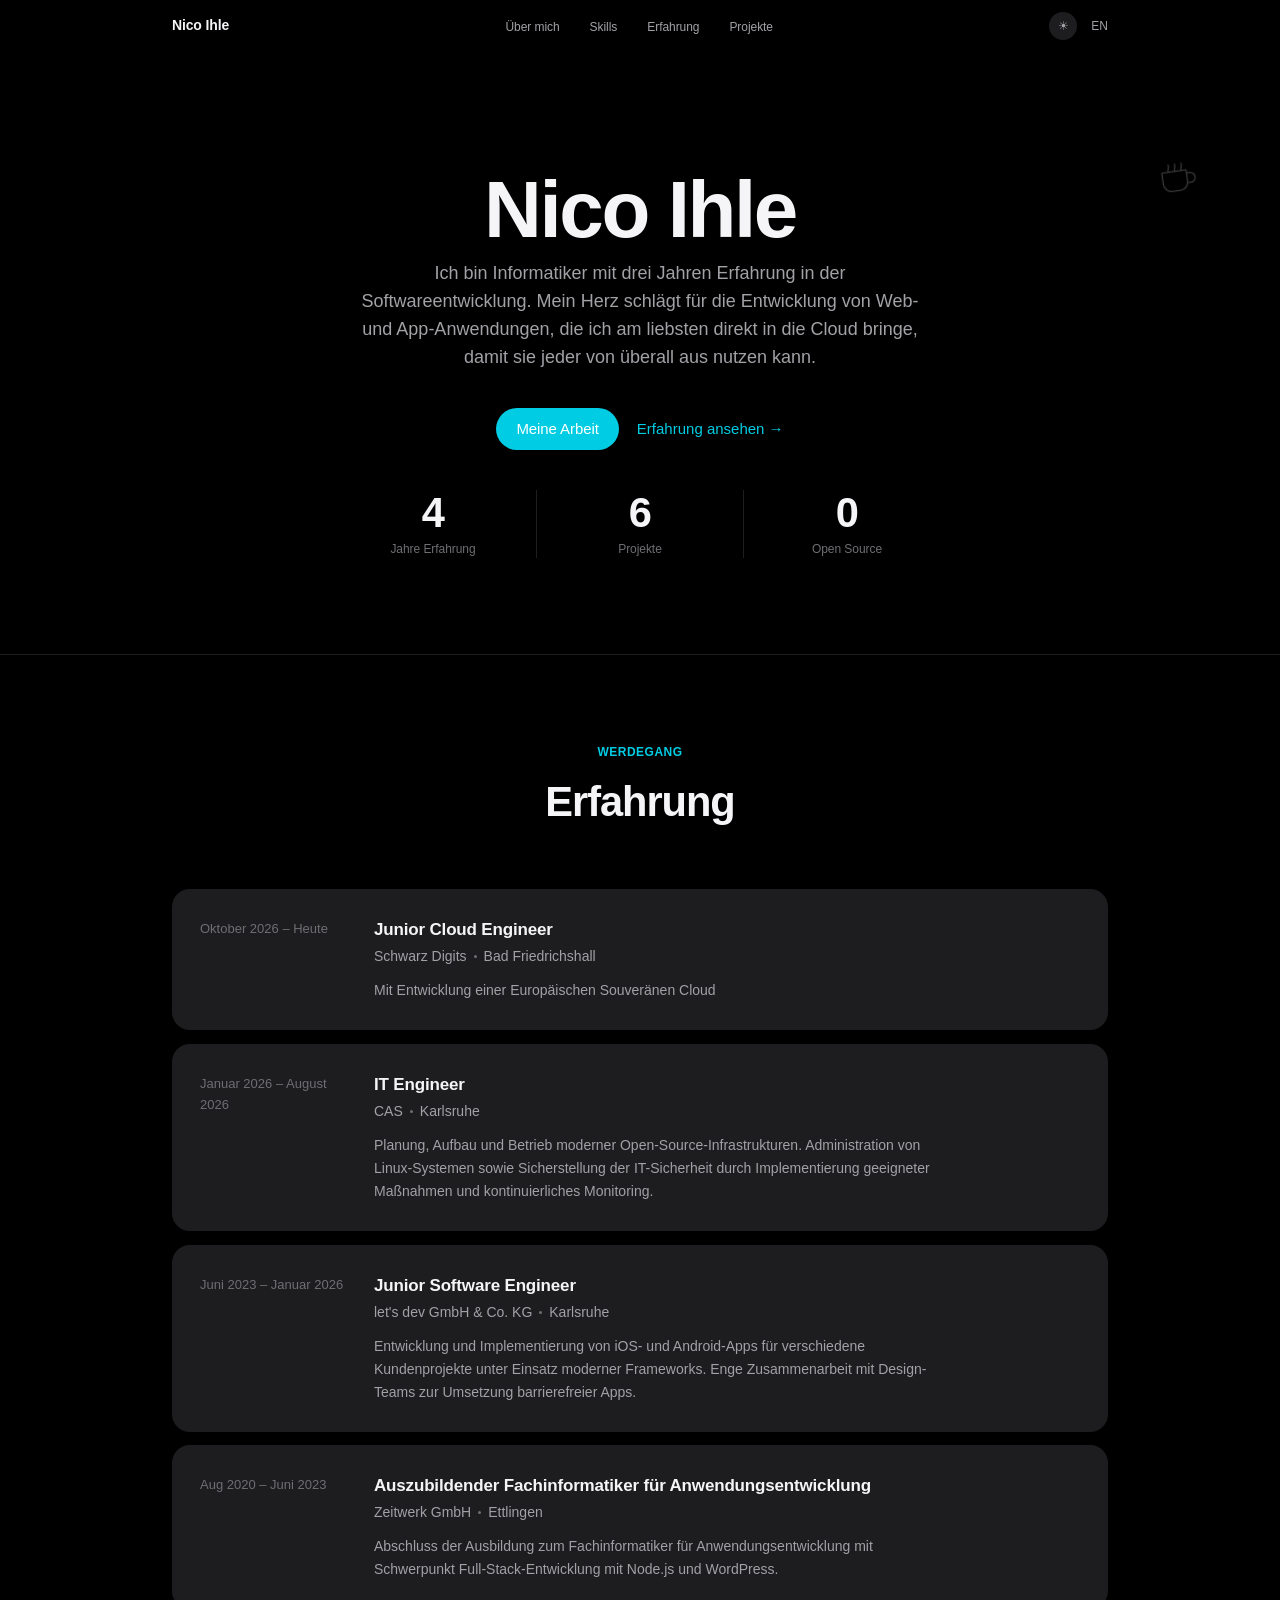
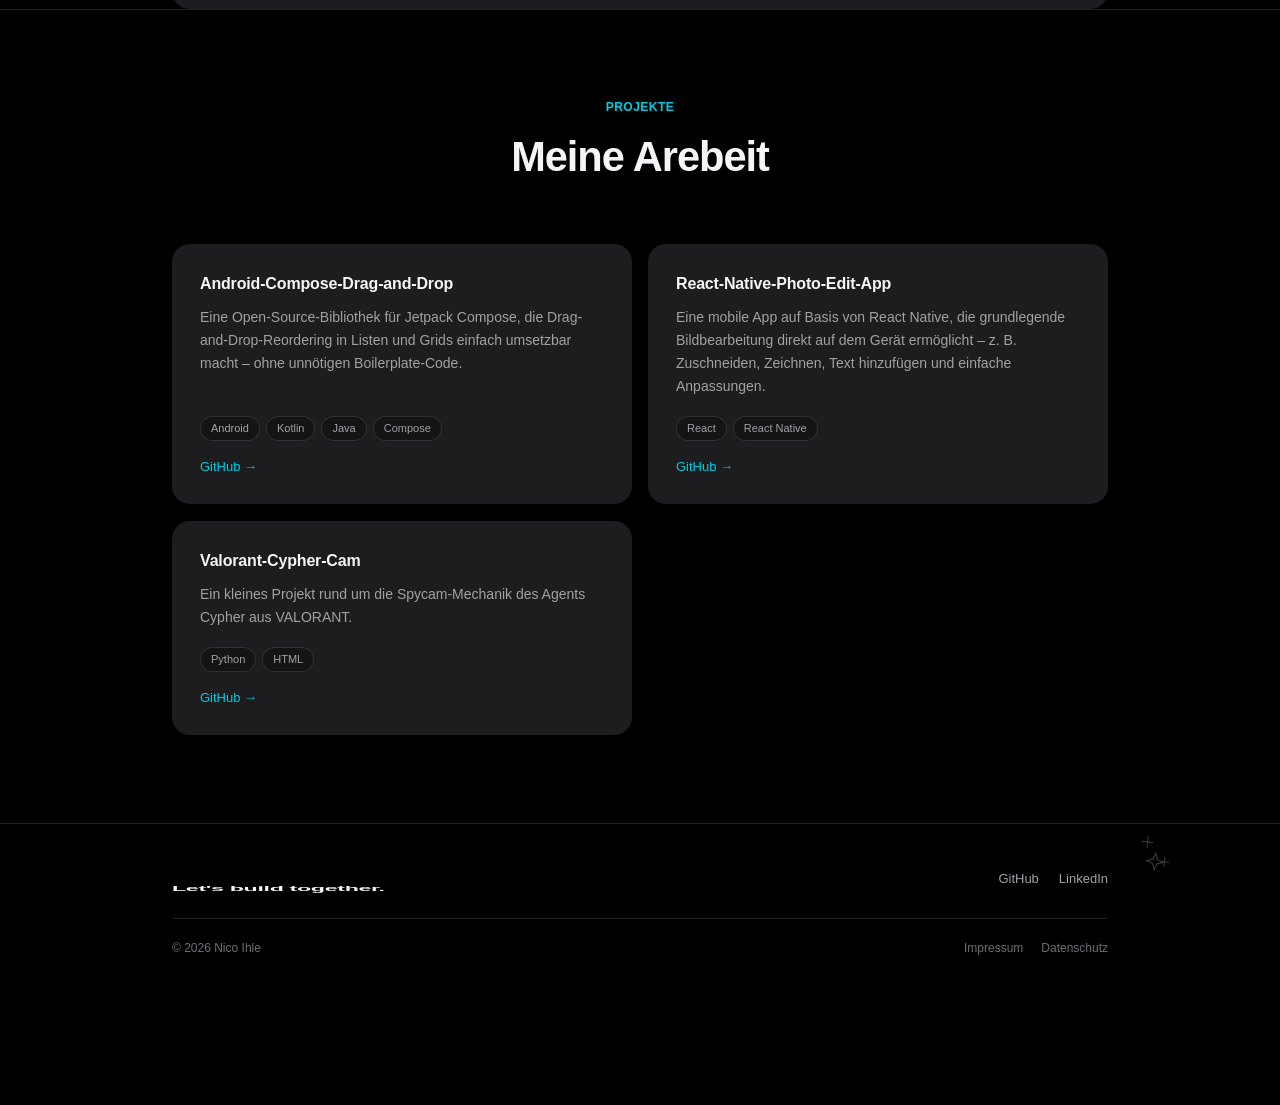
<file: index.html>
<!DOCTYPE html>
<html lang="de" data-theme="dark">
<head>
<meta http-equiv="Content-Type" content="text/html; charset=UTF-8">
<meta name="viewport" content="width=device-width, initial-scale=1.0">
<title>Nico Ihle</title>
<style>
  *, *::before, *::after { box-sizing: border-box; margin: 0; padding: 0; }

  /* ── LIGHT MODE ── */
  :root {
    --bg:        #ffffff;
    --bg-alt:    #f5f5f7;
    --bg-card:   #ffffff;
    --text:      #1d1d1f;
    --text-sec:  #6e6e73;
    --text-ter:  #86868b;
    --border:    rgba(0,0,0,0.08);
    --accent:    #00cce3;
    --accent-h:  #00cce3;
    --nav-bg:    rgba(255,255,255,0.75);
    --green:     #29c15a;
    --shadow:    0 20px 40px -20px rgba(0,0,0,0.14);
  }

  /* ── DARK MODE ── */
  [data-theme="dark"] {
    --bg:        #000000;
    --bg-alt:    #1d1d1f;
    --bg-card:   #141414;
    --text:      #f5f5f7;
    --text-sec:  #a1a1a6;
    --text-ter:  #6e6e73;
    --border:    rgba(255,255,255,0.12);
    --accent:    #00cce3;
    --accent-h:  #00cce3;
    --nav-bg:    rgba(0,0,0,0.6);
    --green:     #32d74b;
    --shadow:    0 20px 40px -20px rgba(0,0,0,0.6);
  }

  @media (prefers-color-scheme: dark) {
    :root:not([data-theme="light"]) {
      --bg:        #000000;
      --bg-alt:    #1d1d1f;
      --bg-card:   #141414;
      --text:      #f5f5f7;
      --text-sec:  #a1a1a6;
      --text-ter:  #6e6e73;
      --border:    rgba(255,255,255,0.12);
      --accent:    #00cce3;
      --accent-h:  #00cce3;
      --nav-bg:    rgba(0,0,0,0.6);
      --green:     #32d74b;
      --shadow:    0 20px 40px -20px rgba(0,0,0,0.6);
    }
  }

  html { scroll-behavior: smooth; }

  body {
    background: var(--bg);
    color: var(--text);
    font-family: -apple-system, BlinkMacSystemFont, "SF Pro Text", "Helvetica Neue", Helvetica, Arial, sans-serif;
    -webkit-font-smoothing: antialiased;
    line-height: 1.5;
    transition: background .35s ease, color .35s ease;
  }

  a { color: inherit; }

  ::selection { background: var(--accent); color: #fff; }

  .container {
    max-width: 980px;
    margin: 0 auto;
    padding: 0 22px;
  }

  /* ── NAV ── */
  nav {
    position: fixed;
    top: 0; left: 0; right: 0;
    z-index: 500;
    height: 52px;
    display: flex;
    align-items: center;
    background: var(--nav-bg);
    backdrop-filter: saturate(180%) blur(20px);
    -webkit-backdrop-filter: saturate(180%) blur(20px);
    border-bottom: 1px solid transparent;
    transition: border-color .3s ease;
  }
  nav.scrolled { border-bottom-color: var(--border); }
  .nav-inner {
    max-width: 980px;
    margin: 0 auto;
    width: 100%;
    padding: 0 22px;
    display: flex;
    align-items: center;
    justify-content: space-between;
  }
  .nav-brand {
    font-size: 14px;
    font-weight: 600;
    letter-spacing: -.01em;
    text-decoration: none;
  }
  .nav-links { display: flex; gap: 30px; list-style: none; }
  .nav-links a {
    font-size: 12px;
    color: var(--text-sec);
    text-decoration: none;
    letter-spacing: -.005em;
    transition: color .2s ease;
    position: relative;
  }
  .nav-links a::after {
    content: '';
    position: absolute;
    left: 0; bottom: -4px;
    width: 100%; height: 1px;
    background: var(--accent);
    transform: scaleX(0);
    transform-origin: right;
    transition: transform .3s cubic-bezier(.16,1,.3,1);
  }
  .nav-links a:hover { color: var(--text); }
  .nav-links a:hover::after { transform: scaleX(1); transform-origin: left; }
  .nav-right { display: flex; align-items: center; gap: 14px; }
  #theme-btn {
    width: 28px; height: 28px;
    border-radius: 50%;
    border: none;
    background: var(--bg-alt);
    color: var(--text-sec);
    font-size: 12px;
    display: flex; align-items: center; justify-content: center;
    cursor: pointer;
    transition: background .2s ease, color .2s ease;
  }
  #theme-btn:hover { background: var(--border); color: var(--text); }
  .lang {
    font-size: 12px;
    color: var(--text-sec);
    text-decoration: none;
    transition: color .2s ease;
  }
  .lang:hover { color: var(--text); }

  /* ── HERO ── */
  .hero {
    padding: 168px 0 96px;
    text-align: center;
  }
  .badge {
    display: inline-flex;
    align-items: center;
    gap: 7px;
    font-size: 12px;
    font-weight: 500;
    color: var(--text-sec);
    background: var(--bg-alt);
    border-radius: 980px;
    padding: 6px 14px 6px 10px;
    margin-bottom: 28px;
    opacity: 0;
    animation: fadeIn .7s .05s ease forwards;
  }
  .dot-green {
    width: 7px; height: 7px;
    border-radius: 50%;
    background: var(--green);
    flex-shrink: 0;
    animation: pulse 2.4s ease-in-out infinite;
  }
  @keyframes pulse {
    0%,100% { opacity:1; transform:scale(1); }
    50%      { opacity:.45; transform:scale(.8); }
  }

  h1 {
    font-size: clamp(2.75rem, 7vw, 5rem);
    font-weight: 600;
    letter-spacing: -.03em;
    line-height: 1.05;
    margin-bottom: 8px;
    opacity: 0;
    animation: fadeUp .8s .1s ease forwards;
  }
  .role {
    font-size: clamp(1.4rem, 3vw, 1.9rem);
    font-weight: 600;
    letter-spacing: -.02em;
    margin-bottom: 24px;
    opacity: 0;
    background: linear-gradient(100deg, var(--accent) 0%, #7fd7ff 25%, var(--accent) 50%, #7fd7ff 75%, var(--accent) 100%);
    background-size: 300% 100%;
    -webkit-background-clip: text;
    background-clip: text;
    color: transparent;
    animation: fadeUp .8s .18s ease forwards, shimmer 7s linear 1s infinite;
  }
  @keyframes shimmer {
    0%   { background-position: 0% 50%; }
    100% { background-position: 300% 50%; }
  }
  .bio {
    font-size: 18px;
    line-height: 1.55;
    color: var(--text-sec);
    max-width: 560px;
    margin: 0 auto 36px;
    font-weight: 400;
    opacity: 0;
    animation: fadeUp .8s .26s ease forwards;
  }
  .hero-actions {
    display: flex; gap: 18px; align-items: center; justify-content: center;
    opacity: 0;
    animation: fadeUp .8s .34s ease forwards;
  }

  @keyframes fadeUp {
    from { opacity:0; transform:translateY(16px); }
    to   { opacity:1; transform:translateY(0); }
  }
  @keyframes fadeIn { from { opacity:0; } to { opacity:1; } }

  .btn-primary {
    display: inline-flex; align-items: center;
    font-size: 15px; font-weight: 400;
    color: #fff;
    background: var(--accent);
    text-decoration: none;
    padding: 10px 20px;
    border-radius: 980px;
    letter-spacing: -.005em;
    transition: background .2s ease;
  }
  .btn-primary:hover { background: var(--accent-h); }

  .btn-ghost {
    font-size: 15px;
    color: var(--accent);
    text-decoration: none;
    display: inline-flex;
    align-items: center;
    gap: 4px;
    transition: gap .2s ease;
  }
  .btn-ghost:hover { gap: 8px; }

  /* ── STATS ── */
  .stats {
    display: flex;
    justify-content: center;
    max-width: 620px;
    margin: 0 auto;
    padding: 40px 0 0;
    opacity: 0;
    animation: fadeUp .8s .42s ease forwards;
  }
  .stat { flex: 1; text-align: center; padding: 0 12px; border-left: 1px solid var(--border); }
  .stat:first-child { border-left: none; }
  .stat-val {
    font-size: clamp(1.9rem, 4vw, 2.6rem);
    font-weight: 600;
    letter-spacing: -.02em;
    color: var(--text);
    line-height: 1.1;
  }
  .stat-lbl { font-size: 12px; color: var(--text-ter); margin-top: 4px; letter-spacing: -.005em; }

  .scroll-cue {
    display: flex;
    justify-content: center;
    margin-top: 64px;
    opacity: 0;
    animation: fadeIn 1s .9s ease forwards;
  }
  .scroll-cue svg { animation: bounce 2s ease-in-out infinite; }
  .scroll-cue path { stroke: var(--text-ter); }
  @keyframes bounce {
    0%, 100% { transform: translateY(0); opacity: .5; }
    50%      { transform: translateY(6px); opacity: 1; }
  }

  /* ── SECTIONS ── */
  .section { padding: 88px 0; border-top: 1px solid var(--border); }
  .section-head { text-align: center; margin-bottom: 56px; }
  .eyebrow {
    font-size: 12px;
    font-weight: 600;
    letter-spacing: .04em;
    text-transform: uppercase;
    color: var(--accent);
    margin-bottom: 10px;
  }
  .section-title {
    font-size: clamp(1.9rem, 4vw, 2.6rem);
    font-weight: 600;
    letter-spacing: -.025em;
  }

  /* ── SCROLL REVEAL ── */
  .reveal {
    opacity: 0;
    transform: translateY(20px);
    transition: opacity .7s ease, transform .7s ease;
  }
  .reveal.visible { opacity: 1; transform: translateY(0); }

  /* ── SKILLS ── */
  .skills-grid {
    display: grid;
    grid-template-columns: repeat(2, 1fr);
    gap: 14px;
  }
  .skills-card {
    background: var(--bg-alt);
    border-radius: 18px;
    padding: 26px 24px;
    opacity: 0;
    transform: translateY(20px);
    transition: opacity .6s ease, transform .6s cubic-bezier(.16,1,.3,1);
  }
  .skills-grid.visible .skills-card:nth-child(1) { transition-delay: .05s; }
  .skills-grid.visible .skills-card:nth-child(2) { transition-delay: .14s; }
  .skills-grid.visible .skills-card:nth-child(3) { transition-delay: .23s; }
  .skills-grid.visible .skills-card { opacity: 1; transform: translateY(0); }
  .skills-card-name {
    font-size: 13px;
    font-weight: 600;
    color: var(--text-sec);
    margin-bottom: 14px;
  }
  .skills-pills { display: flex; flex-wrap: wrap; gap: 8px; }
  .pill {
    font-size: 13px;
    color: var(--text);
    background: var(--bg-card);
    border: 1px solid var(--border);
    padding: 6px 14px;
    border-radius: 980px;
    transition: border-color .2s ease, transform .2s ease;
  }
  .pill:hover { border-color: var(--accent); transform: translateY(-2px); }

  /* ── EXPERIENCE ── */
  .exp-list { display: flex; flex-direction: column; gap: 14px; }
  .exp-item {
    display: grid;
    grid-template-columns: 150px 1fr;
    gap: 24px;
    padding: 28px;
    background: var(--bg-alt);
    border-radius: 18px;
    transition: transform .25s cubic-bezier(.16,1,.3,1), box-shadow .3s ease, opacity .6s ease;
    transform-style: preserve-3d;
    will-change: transform;
    opacity: 0;
    transform: translateY(20px);
  }
  .exp-list.visible .exp-item { opacity: 1; transform: translateY(0); }
  .exp-list.visible .exp-item:nth-child(1) { transition-delay: .05s; }
  .exp-list.visible .exp-item:nth-child(2) { transition-delay: .16s; }
  .exp-list.visible .exp-item:nth-child(3) { transition-delay: .27s; }
  .exp-item:hover { box-shadow: var(--shadow); }
  .exp-date { font-size: 13px; color: var(--text-ter); padding-top: 2px; line-height: 1.6; }
  .exp-role { font-size: 17px; font-weight: 600; letter-spacing: -.01em; color: var(--text); margin-bottom: 3px; }
  .exp-company { font-size: 14px; color: var(--text-sec); margin-bottom: 12px; }
  .exp-dot { display: inline-block; width: 3px; height: 3px; border-radius: 50%; background: var(--text-ter); margin: 0 7px; vertical-align: middle; }
  .exp-desc { font-size: 14px; line-height: 1.65; color: var(--text-sec); max-width: 560px; }

  /* ── PROJECTS ── */
  .proj-grid {
    display: grid;
    grid-template-columns: repeat(2, 1fr);
    gap: 16px;
  }
  .proj-item {
    padding: 28px;
    background: var(--bg-alt);
    border-radius: 18px;
    display: flex;
    flex-direction: column;
    height: 100%;
    transition: transform .25s cubic-bezier(.16,1,.3,1), box-shadow .3s ease, opacity .6s ease;
    transform-style: preserve-3d;
    will-change: transform;
    opacity: 0;
    transform: translateY(20px);
  }
  .proj-grid.visible .proj-item { opacity: 1; transform: translateY(0); }
  .proj-grid.visible .proj-item:nth-child(1) { transition-delay: .05s; }
  .proj-grid.visible .proj-item:nth-child(2) { transition-delay: .16s; }
  .proj-grid.visible .proj-item:nth-child(3) { transition-delay: .27s; }
  .proj-item:hover { box-shadow: var(--shadow); }

  .proj-name {
    font-size: 16px; font-weight: 600; letter-spacing: -.01em;
    color: var(--text);
    margin-bottom: 10px;
  }
  .proj-desc { font-size: 14px; line-height: 1.65; color: var(--text-sec); margin-bottom: 18px; flex: 1; }
  .proj-tags { display: flex; flex-wrap: wrap; gap: 6px; margin-bottom: 16px; }
  .proj-tag {
    font-size: 11px;
    color: var(--text-sec);
    background: var(--bg-card);
    border: 1px solid var(--border);
    padding: 3px 10px;
    border-radius: 980px;
  }
  .proj-link {
    font-size: 13px; font-weight: 500;
    color: var(--accent);
    text-decoration: none;
    display: inline-flex; align-items: center; gap: 4px;
    transition: gap .2s ease;
  }
  .proj-link:hover { gap: 8px; }

  /* ── GITHUB ACTIVITY ── */
  .gh-card {
    margin-top: 40px;
    background: var(--bg-alt);
    border-radius: 18px;
    padding: 28px 28px 22px;
    opacity: 0;
    transform: translateY(20px);
    transition: opacity .6s ease, transform .6s cubic-bezier(.16,1,.3,1);
  }
  .proj-grid.visible + .gh-card,
  .gh-card.visible { opacity: 1; transform: translateY(0); transition-delay: .3s; }
  .gh-head {
    display: flex;
    justify-content: space-between;
    align-items: baseline;
    flex-wrap: wrap;
    gap: 10px;
    margin-bottom: 18px;
  }
  .gh-title { font-size: 14px; font-weight: 600; color: var(--text); }
  .gh-scroll { overflow-x: auto; padding-bottom: 4px; }
  .gh-months {
    display: grid;
    grid-auto-flow: column;
    grid-auto-columns: 11px;
    gap: 3px;
    font-size: 10px;
    color: var(--text-ter);
    margin-bottom: 4px;
    margin-left: 24px;
    min-width: 600px;
  }
  .gh-grid-wrap { display: flex; gap: 6px; min-width: 600px; }
  .gh-daylabels {
    display: grid;
    grid-template-rows: repeat(7, 11px);
    gap: 3px;
    font-size: 9px;
    color: var(--text-ter);
    width: 18px;
    line-height: 11px;
  }
  .gh-grid {
    display: grid;
    grid-auto-flow: column;
    grid-template-rows: repeat(7, 11px);
    grid-auto-columns: 11px;
    gap: 3px;
  }
  .gh-cell {
    width: 11px; height: 11px;
    border-radius: 2.5px;
    background: var(--border);
    transition: transform .15s ease;
  }
  .gh-cell:hover { transform: scale(1.35); }
  .gh-cell[data-level="1"] { background: #9be9a8; }
  .gh-cell[data-level="2"] { background: #40c463; }
  .gh-cell[data-level="3"] { background: #30a14e; }
  .gh-cell[data-level="4"] { background: #216e39; }
  .gh-foot {
    display: flex;
    justify-content: space-between;
    flex-wrap: wrap;
    gap: 8px;
    margin-top: 16px;
    font-size: 13px;
    color: var(--text-sec);
  }
  .gh-foot b { color: var(--text); font-weight: 600; }
  .gh-foot a { color: var(--accent); text-decoration: none; }
  .gh-foot a:hover { text-decoration: underline; }

  /* ── DOODLE ACCENTS ── */
  .doodle {
    position: absolute;
    color: var(--text-ter);
    opacity: .5;
    pointer-events: none;
    z-index: 1;
  }
  .doodle svg { display: block; width: 100%; height: 100%; }
  .hero { position: relative; }
  .doodle-coffee {
    top: 150px;
    right: 6%;
    width: 52px; height: 52px;
    transform: rotate(-8deg);
    animation: floaty 5s ease-in-out infinite;
  }
  @keyframes floaty {
    0%, 100% { transform: rotate(-8deg) translateY(0); }
    50%      { transform: rotate(-8deg) translateY(-8px); }
  }
  .doodle-spark {
    top: 8px;
    right: 8%;
    width: 46px; height: 46px;
    transform: rotate(6deg);
    animation: floaty2 4.5s ease-in-out infinite;
  }
  @keyframes floaty2 {
    0%, 100% { transform: rotate(6deg) translateY(0); }
    50%      { transform: rotate(6deg) translateY(6px); }
  }
  @media (max-width: 680px) {
    .doodle { display: none; }
  }

  /* ── FOOTER ── */
  footer {
    position: relative;
    padding: 40px 0 60px;
    border-top: 1px solid var(--border);
  }
  .footer-top {
    display: flex;
    justify-content: space-between;
    align-items: center;
    flex-wrap: wrap;
    gap: 24px;
    padding-bottom: 24px;
    border-bottom: 1px solid var(--border);
    margin-bottom: 20px;
  }
  .footer-cta { font-size: 20px; font-weight: 600; letter-spacing: -.015em; }
  .footer-socials { display: flex; gap: 20px; }
  .footer-socials a { font-size: 13px; color: var(--text-sec); text-decoration: none; transition: color .2s ease; }
  .footer-socials a:hover { color: var(--text); }
  .footer-bottom {
    display: flex;
    justify-content: space-between;
    flex-wrap: wrap;
    gap: 10px;
  }
  .copyright { font-size: 12px; color: var(--text-ter); }
  .footer-meta { display: flex; gap: 18px; }
  .footer-meta a { font-size: 12px; color: var(--text-ter); text-decoration: none; transition: color .2s ease; }
  .footer-meta a:hover { color: var(--text-sec); }

  /* ── RESPONSIVE ── */
  @media (max-width: 680px) {
    .nav-links { display: none; }
    .hero { padding: 128px 0 72px; }
    .skills-grid { grid-template-columns: 1fr; }
    .proj-grid { grid-template-columns: 1fr; }
    .exp-item { grid-template-columns: 1fr; gap: 6px; }
    .stat { padding: 0 6px; }
    .footer-top { flex-direction: column; align-items: flex-start; }
  }

  @media (prefers-reduced-motion: reduce) {
    *, *::before, *::after { animation: none !important; transition: none !important; }
  }
</style>
</head>
<body>

<nav id="navbar">
  <div class="nav-inner">
    <a class="nav-brand" href="#top">Nico Ihle</a>
    <ul class="nav-links">
      <li><a href="#about">Über mich</a></li>
      <li><a href="#skills">Skills</a></li>
      <li><a href="#experience">Erfahrung</a></li>
      <li><a href="#projects">Projekte</a></li>
    </ul>
    <div class="nav-right">
      <button id="theme-btn" title="Theme wechseln" aria-label="Theme wechseln">☀</button>
      <a class="lang" href="#">EN</a>
    </div>
  </div>
</nav>

<div id="top"></div>

<!-- HERO -->
<section class="hero" id="about">
  <div class="doodle doodle-coffee" aria-hidden="true">
    <svg viewBox="0 0 64 64" fill="none" stroke="currentColor" stroke-width="1.6" stroke-linecap="round" stroke-linejoin="round">
      <path d="M14 26h30v14a10 10 0 0 1-10 10H24a10 10 0 0 1-10-10V26z"/>
      <path d="M44 30h4a6 6 0 0 1 0 12h-4"/>
      <path d="M22 26c-1-4 2-5 1-9M30 26c-1-4 2-5 1-9M38 26c-1-4 2-5 1-9"/>
    </svg>
  </div>
  <div class="container">
    <h1>Nico Ihle</h1>
    <p class="bio">
    Ich bin Informatiker mit drei Jahren Erfahrung in der Softwareentwicklung. Mein Herz schlägt für die Entwicklung von Web- und App-Anwendungen, die ich am liebsten direkt in die Cloud bringe, damit sie jeder von überall aus nutzen kann.
</p>
    <div class="hero-actions">
      <a class="btn-primary" href="#projects">Meine Arbeit</a>
      <a class="btn-ghost" href="#experience">Erfahrung ansehen →</a>
    </div>

    <div class="stats">
      <div class="stat">
        <div class="stat-val" data-count="4">0</div>
        <div class="stat-lbl">Jahre Erfahrung</div>
      </div>
      <div class="stat">
        <div class="stat-val" data-count="6">0</div>
        <div class="stat-lbl">Projekte</div>
      </div>
      <div class="stat">
        <div class="stat-val" data-count="1">0</div>
        <div class="stat-lbl">Open Source</div>
      </div>
    </div>
  </div>
</section>


<!-- SKILLS -->
<!-- 
<div class="section reveal" id="skills">
  <div class="container">
    <div class="section-head">
      <div class="eyebrow">Skills</div>
      <div class="section-title">Technologien &amp; Werkzeuge</div>
    </div>

    <div class="skills-grid">
      <div class="skills-card">
        <div class="skills-card-name">Frontend</div>
        <div class="skills-pills">
          <span class="pill">React/Angular / SCSS</span>
          <span class="pill">SwiftUI</span>
          <span class="pill">Compose</span>
        </div>
      </div>

      <div class="skills-grid">
      <div class="skills-card">
        <div class="skills-card-name">Backend</div>
        <div class="skills-pills">
          <span class="pill">Spring-Boot</span>
          <span class="pill">PHP</span>
        </div>
      </div>

      <div class="skills-card">
        <div class="skills-card-name">IT-Sicherheit</div>
        <div class="skills-pills">
          <span class="pill">SIEM/Monitoring</span>
          <span class="pill">Nmap</span>
          <span class="pill">Airmog</span>
          <span class="pill">Wireshark</span>
        </div>
      </div>

      <div class="skills-card">
        <div class="skills-card-name">Tools &amp; DevOps</div>
        <div class="skills-pills">
          <span class="pill">Docker</span>
          <span class="pill">Jenkins</span>
          <span class="pill">GitHub Actions</span>
          <span class="pill">Ansible</span>
          <span class="pill">Git</span>
          <span class="pill">Linux</span>
        </div>
      </div>
    </div>
  </div>
</div> -->

<!-- EXPERIENCE -->
<div class="section reveal" id="experience">
  <div class="container">
    <div class="section-head">
      <div class="eyebrow">Werdegang</div>
      <div class="section-title">Erfahrung</div>
    </div>

      <div class="exp-list">
      <div class="exp-item">
        <div class="exp-date">Oktober 2026 – Heute</div>
        <div>
          <div class="exp-role">Junior Cloud Engineer</div>
          <div class="exp-company">Schwarz Digits<span class="exp-dot"></span>Bad Friedrichshall</div>
          <div class="exp-desc">
            Mit Entwicklung einer Europäischen Souveränen Cloud 
          </div>
        </div>
      </div>

    <div class="exp-list">
      <div class="exp-item">
        <div class="exp-date">Januar 2026 – August 2026</div>
        <div>
          <div class="exp-role">IT Engineer</div>
          <div class="exp-company">CAS<span class="exp-dot"></span>Karlsruhe</div>
          <div class="exp-desc">
            Planung, Aufbau und Betrieb moderner Open-Source-Infrastrukturen. Administration von Linux-Systemen sowie Sicherstellung der IT-Sicherheit durch Implementierung geeigneter Maßnahmen und kontinuierliches Monitoring.
          </div>
        </div>
      </div>

      <div class="exp-item">
        <div class="exp-date">Juni 2023 – Januar 2026</div>
        <div>
          <div class="exp-role">Junior Software Engineer</div>
          <div class="exp-company">let's dev GmbH &amp; Co. KG<span class="exp-dot"></span>Karlsruhe</div>
          <div class="exp-desc">
            Entwicklung und Implementierung von iOS- und Android-Apps für verschiedene Kundenprojekte unter Einsatz moderner Frameworks. Enge Zusammenarbeit mit Design-Teams zur Umsetzung barrierefreier Apps.
          </div>
        </div>
      </div>

      <div class="exp-item">
        <div class="exp-date">Aug 2020 – Juni 2023</div>
        <div>
          <div class="exp-role">Auszubildender Fachinformatiker für Anwendungsentwicklung</div>
          <div class="exp-company">Zeitwerk GmbH<span class="exp-dot"></span>Ettlingen</div>
          <div class="exp-desc">
            Abschluss der Ausbildung zum Fachinformatiker für Anwendungsentwicklung mit Schwerpunkt Full-Stack-Entwicklung mit Node.js und WordPress.
          </div>
        </div>
      </div>
    </div>
  </div>
</div>

<!-- PROJECTS -->
<div class="section reveal" id="projects">
  <div class="container">
    <div class="section-head">
      <div class="eyebrow">Projekte</div>
      <div class="section-title">Meine Arebeit</div>
    </div>

    <div class="proj-grid">
      <div class="proj-item">
        <div class="proj-name">Android-Compose-Drag-and-Drop</div>
        <div class="proj-desc">
          Eine Open-Source-Bibliothek für Jetpack Compose, die Drag-and-Drop-Reordering in Listen und Grids einfach umsetzbar macht – ohne unnötigen Boilerplate-Code.
        </div>
        <div class="proj-tags">
          <span class="proj-tag">Android</span>
          <span class="proj-tag">Kotlin</span>
          <span class="proj-tag">Java</span>
          <span class="proj-tag">Compose</span>
        </div>
        <a class="proj-link" href="https://github.com/Nico-T-Ihle/Android-Compose-Drag-and-Drop">GitHub →</a>
      </div>

      <div class="proj-item">
        <div class="proj-name">React-Native-Photo-Edit-App</div>
        <div class="proj-desc">
          Eine mobile App auf Basis von React Native, die grundlegende Bildbearbeitung direkt auf dem Gerät ermöglicht – z. B. Zuschneiden, Zeichnen, Text hinzufügen und einfache Anpassungen.
        </div>
        <div class="proj-tags">
          <span class="proj-tag">React</span>
          <span class="proj-tag">React Native</span>
        </div>
        <a class="proj-link" href="https://github.com/Nico-T-Ihle/React-Native-Photo-Edit-App">GitHub →</a>
      </div>

      <div class="proj-item">
        <div class="proj-name">Valorant-Cypher-Cam</div>
        <div class="proj-desc">
          Ein kleines Projekt rund um die Spycam-Mechanik des Agents Cypher aus VALORANT.
        </div>
        <div class="proj-tags">
          <span class="proj-tag">Python</span>
          <span class="proj-tag">HTML</span>
        </div>
        <a class="proj-link" href="https://github.com/Nico-T-Ihle/Valorant-Cypher-Cam">GitHub →</a>
      </div>
    </div>

    <div class="gh-card" id="gh-card">
      <div class="gh-head">
        <div class="gh-title">GitHub Aktivität</div>
      </div>
      <div class="gh-scroll">
        <div>
          <div class="gh-months" id="gh-months"></div>
          <div class="gh-grid-wrap">
            <div class="gh-daylabels">
              <span></span><span>Mo</span><span></span><span>Mi</span><span></span><span>Fr</span><span></span>
            </div>
            <div class="gh-grid" id="gh-grid"></div>
          </div>
        </div>
      </div>
      <div class="gh-foot">
        <div><b id="gh-total">–</b> Contributions dieses Jahr</div>
        <a href="https://github.com/Nico-T-Ihle" target="_blank" rel="noopener">Mehr Details auf GitHub ↗</a>
      </div>
    </div>
  </div>
</div>

<!-- FOOTER -->
<footer class="reveal">
  <div class="doodle doodle-spark" aria-hidden="true">
    <svg viewBox="0 0 64 64" fill="none" stroke="currentColor" stroke-width="1.6" stroke-linecap="round" stroke-linejoin="round">
      <path d="M20 8v14M13 15h14"/>
      <path d="M46 34v12M40 40h12"/>
      <path d="M30 44l3 9 3-9 9-3-9-3-3-9-3 9-9 3z"/>
    </svg>
  </div>
  <div class="container">
    <div class="footer-top">
      <div class="footer-cta">Let's build together.</div>
      <div class="footer-socials">
        <a href="https://github.com/Nico-T-Ihle">GitHub</a>
        <a href="https://www.linkedin.com/in/nico-ihle">LinkedIn</a>
      </div>
    </div>
    <div class="footer-bottom">
      <div class="copyright">© 2026 Nico Ihle</div>
      <div class="footer-meta">
        <a href="impressum.html">Impressum</a>
        <a href="datenschutz.html">Datenschutz</a>
      </div>
    </div>
  </div>
</footer>

<script>
  // ── THEME TOGGLE
  const root     = document.documentElement;
  const themeBtn = document.getElementById('theme-btn');

  function isDark() {
    if (root.dataset.theme) return root.dataset.theme === 'dark';
    return window.matchMedia('(prefers-color-scheme: dark)').matches;
  }
  function applyTheme(dark) {
    root.dataset.theme   = dark ? 'dark' : 'light';
    themeBtn.textContent = dark ? '☀' : '☾';
  }
  applyTheme(isDark());
  themeBtn.addEventListener('click', () => applyTheme(!isDark()));

  // ── NAV BLUR BORDER ON SCROLL
  const navbar = document.getElementById('navbar');
  window.addEventListener('scroll', () => {
    navbar.classList.toggle('scrolled', window.scrollY > 8);
  });

  // ── SCROLL REVEAL
  const revealObs = new IntersectionObserver(entries => {
    entries.forEach(e => {
      if (e.isIntersecting) {
        e.target.classList.add('visible');
        e.target.querySelectorAll('.skills-grid, .exp-list, .proj-grid, .gh-card').forEach(el => el.classList.add('visible'));
        revealObs.unobserve(e.target);
      }
    });
  }, { threshold: 0.08 });
  document.querySelectorAll('.reveal').forEach(el => revealObs.observe(el));

  // ── COUNTER ANIMATION
  function animateCount(el, target, duration) {
    let start = null;
    const step = ts => {
      if (!start) start = ts;
      const p    = Math.min((ts - start) / duration, 1);
      const ease = 1 - Math.pow(1 - p, 4);
      el.textContent = Math.floor(ease * target);
      if (p < 1) requestAnimationFrame(step);
      else el.textContent = target;
    };
    requestAnimationFrame(step);
  }
  const statsObs = new IntersectionObserver(entries => {
    if (entries[0].isIntersecting) {
      document.querySelectorAll('[data-count]').forEach((el, i) => {
        setTimeout(() => animateCount(el, parseInt(el.dataset.count), 1200), i * 120);
      });
      statsObs.disconnect();
    }
  }, { threshold: 0.5 });
  const statsEl = document.querySelector('.stats');
  if (statsEl) statsObs.observe(statsEl);

  // ── 3D TILT ON CARDS
  document.querySelectorAll('.exp-item, .proj-item').forEach(card => {
    card.addEventListener('mousemove', e => {
      const r = card.getBoundingClientRect();
      const x = (e.clientX - r.left) / r.width  - 0.5;
      const y = (e.clientY - r.top)  / r.height - 0.5;
      card.style.transform = `perspective(700px) rotateX(${(-y * 5).toFixed(2)}deg) rotateY(${(x * 5).toFixed(2)}deg) translateY(-3px)`;
    });
    card.addEventListener('mouseleave', () => { card.style.transform = ''; });
  });

  // ── MAGNETIC BUTTONS
  document.querySelectorAll('.hero-actions .btn-primary, .hero-actions .btn-ghost').forEach(btn => {
    btn.addEventListener('mousemove', e => {
      const r = btn.getBoundingClientRect();
      const x = e.clientX - r.left - r.width  / 2;
      const y = e.clientY - r.top  - r.height / 2;
      btn.style.transform = `translate(${x * 0.25}px, ${y * 0.4}px)`;
    });
    btn.addEventListener('mouseleave', () => {
      btn.style.transform = 'translate(0,0)';
      btn.style.transition = 'transform .4s cubic-bezier(.16,1,.3,1)';
      setTimeout(() => { btn.style.transition = ''; }, 400);
    });
  });

  // ── GITHUB CONTRIBUTIONS GRAPH
  (async function loadGithubGraph() {
    const monthsEl = document.getElementById('gh-months');
    const gridEl   = document.getElementById('gh-grid');
    const totalEl  = document.getElementById('gh-total');
    const ghCard   = document.getElementById('gh-card');
    if (!gridEl) return;
    try {
      const res  = await fetch('https://github-contributions-api.jogruber.de/v4/Nico-T-Ihle?y=last');
      if (!res.ok) throw new Error('fetch failed');
      const data = await res.json();
      const days = data.contributions || [];
      if (!days.length) throw new Error('no data');

      const first = new Date(days[0].date);
      const padStart = first.getDay();
      const padded = Array(padStart).fill(null).concat(days);

      let total = 0;
      const monthLabels = [];
      let lastMonth = -1;

      padded.forEach((d, i) => {
        if (i % 7 === 0 && d) {
          const m = new Date(d.date).getMonth();
          if (m !== lastMonth) {
            monthLabels.push(new Date(d.date).toLocaleDateString('de-DE', { month: 'short' }));
            lastMonth = m;
          } else {
            monthLabels.push('');
          }
        } else if (i % 7 === 0) {
          monthLabels.push('');
        }
      });
      monthsEl.innerHTML = monthLabels.map(m => `<span>${m}</span>`).join('');

      gridEl.innerHTML = padded.map(d => {
        if (!d) return `<div class="gh-cell"></div>`;
        total += d.count;
        return `<div class="gh-cell" data-level="${d.level}" title="${d.count} Contributions am ${d.date}"></div>`;
      }).join('');

      totalEl.textContent = total.toLocaleString('de-DE');
      if (ghCard) revealObs.observe(ghCard);
    } catch (err) {
      if (ghCard) ghCard.style.display = 'none';
    }
  })();

const footerCta = document.querySelector('.footer-cta');
if (footerCta) {
  footerCta.style.display = 'inline-block';
  footerCta.style.transformOrigin = 'bottom left';
  footerCta.style.transition = 'transform .35s cubic-bezier(.22,1,.36,1)';
  let lastY = window.scrollY;
  let resetTimer;
  window.addEventListener('scroll', () => {
    const y     = window.scrollY;
    const delta = y - lastY;
    lastY = y;

    // Größerer Multiplikator + größere Clamp-Range = stärkerer Ausschlag
    const scaleY = Math.max(0.35, Math.min(3.4, 1 + delta * 0.018));
    // Gegenläufige X-Skalierung für "Gummi"-Effekt (optional)
    const scaleX = Math.max(0.7, Math.min(1.3, 1 - (scaleY - 1) * 0.25));

    footerCta.style.transform = `scale(${scaleX}, ${scaleY})`;
    clearTimeout(resetTimer);
    resetTimer = setTimeout(() => {
      footerCta.style.transform = 'scale(1, 1)';
    }, 300);
  }, { passive: true });
}
</script>

</body>
</html>
</file>
